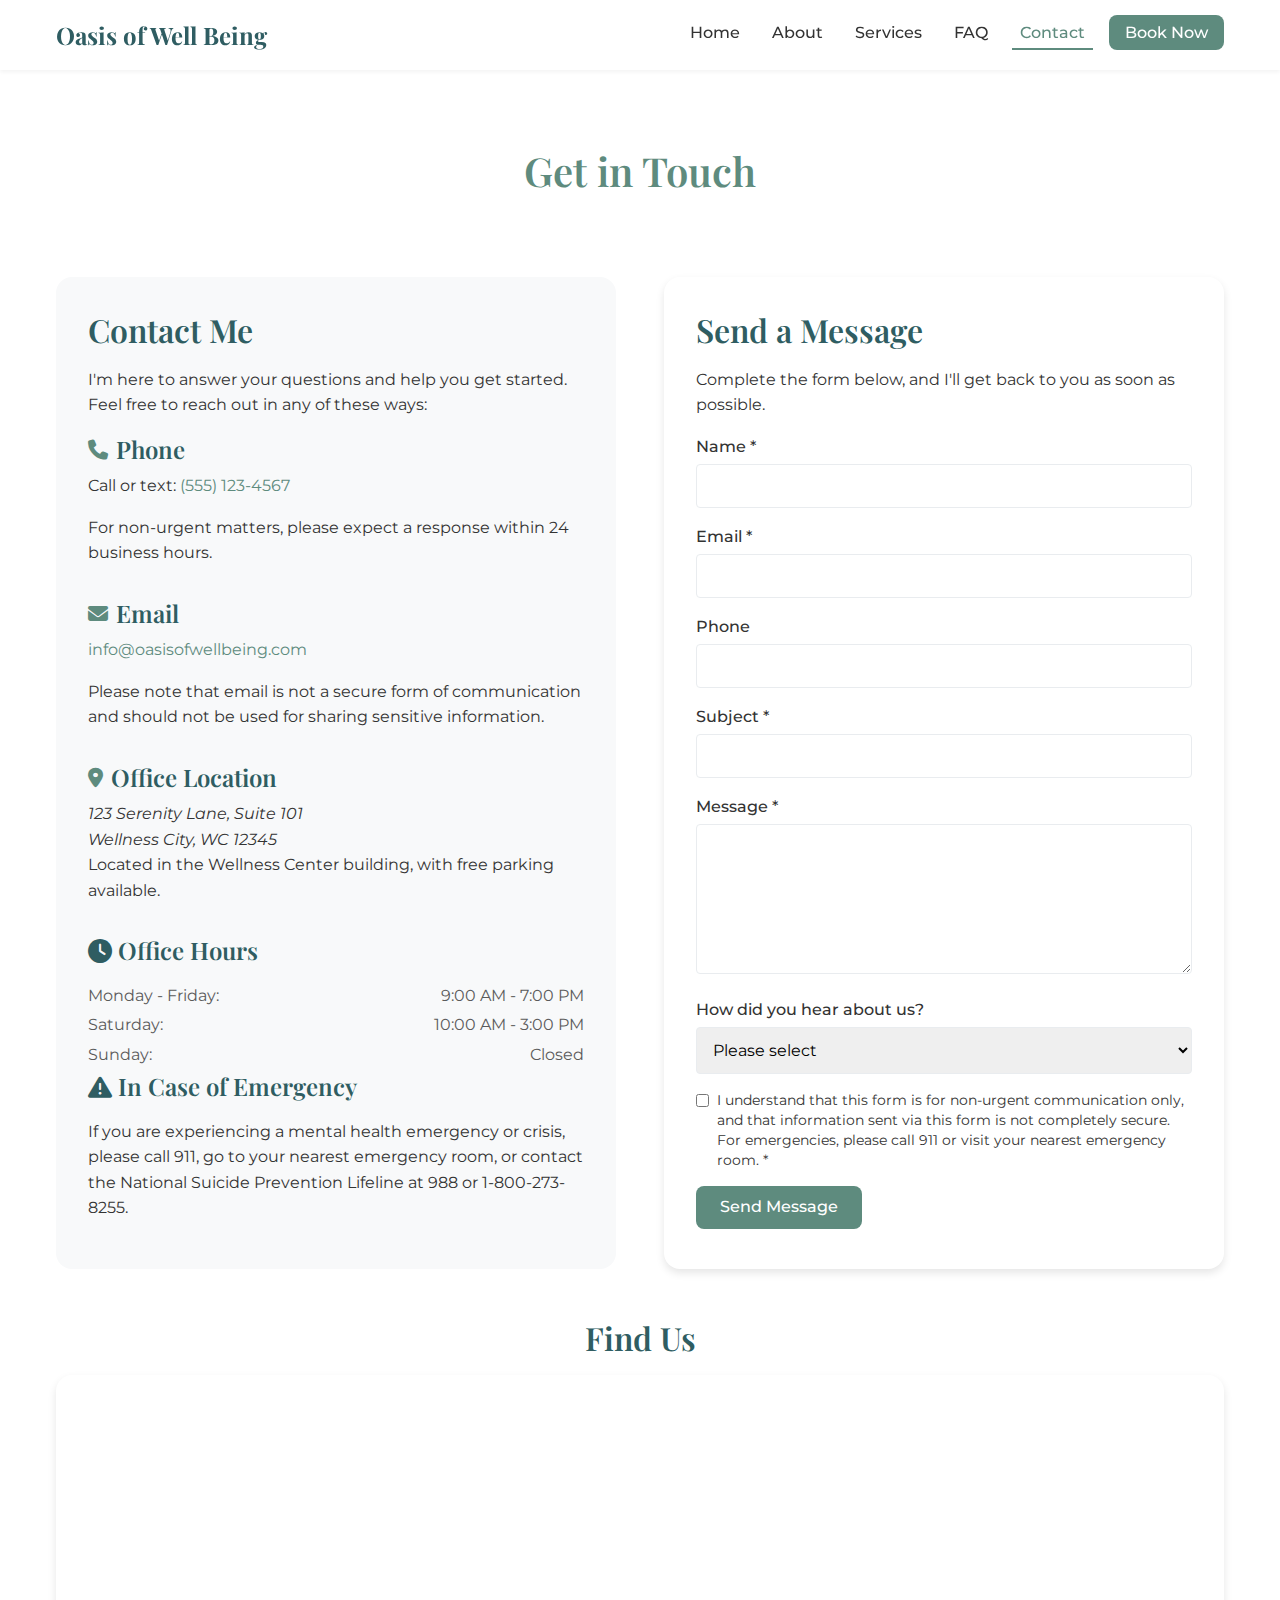
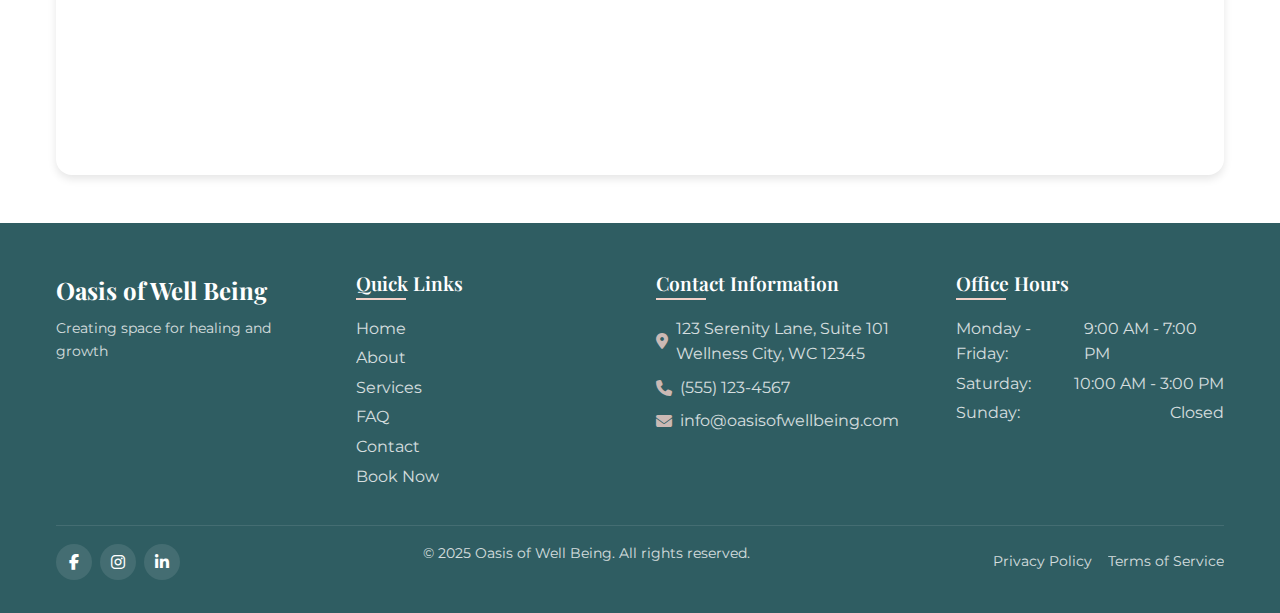
<file: contact.html>
<!DOCTYPE html>
<html lang="en">
<head>
    <meta charset="UTF-8">
    <meta name="viewport" content="width=device-width, initial-scale=1.0">
    <title>Contact - Oasis of Well Being</title>
    <meta name="description" content="Get in touch with our licensed therapist to schedule an appointment or ask questions about our services.">
    <link rel="stylesheet" href="css/normalize.css">
    <link rel="stylesheet" href="css/style.css">
    <link rel="stylesheet" href="https://cdnjs.cloudflare.com/ajax/libs/font-awesome/6.4.0/css/all.min.css">
    <link rel="preconnect" href="https://fonts.googleapis.com">
    <link rel="preconnect" href="https://fonts.gstatic.com" crossorigin>
    <link href="https://fonts.googleapis.com/css2?family=Montserrat:wght@300;400;500;600;700&family=Playfair+Display:wght@400;500;600;700&display=swap" rel="stylesheet">
    <link rel="shortcut icon" href="favicon.ico" type="image/x-icon">
    <style>
        /* Additional styles specific to Contact page */

        
        .contact-section {
            padding: var(--spacing-xl) 0;
        }
        
        .contact-container {
            display: grid;
            grid-template-columns: 1fr 1fr;
            gap: var(--spacing-xl);
        }
        
        .contact-info {
            background-color: var(--bg-light);
            padding: var(--spacing-lg);
            border-radius: var(--border-radius-lg);
        }
        
        .contact-method {
            margin-bottom: var(--spacing-lg);
        }
        
        .contact-method h3 {
            display: flex;
            align-items: center;
            margin-bottom: var(--spacing-sm);
        }
        
        .contact-method i {
            margin-right: var(--spacing-sm);
            color: var(--primary-color);
            font-size: 1.25rem;
        }
        
        .office-hours {
            margin-top: var(--spacing-lg);
        }
        
        .hours-list {
            list-style: none;
            padding: 0;
        }
        
        .hours-list li {
            display: flex;
            justify-content: space-between;
            margin-bottom: var(--spacing-xs);
        }
        
        .contact-form {
            background-color: white;
            padding: var(--spacing-lg);
            border-radius: var(--border-radius-lg);
            box-shadow: var(--shadow-md);
        }
        
        .form-group {
            margin-bottom: var(--spacing-md);
        }
        
        .form-group label {
            display: block;
            margin-bottom: var(--spacing-xs);
            font-weight: 500;
        }
        
        .form-control {
            width: 100%;
            padding: 0.75rem;
            border: 1px solid var(--bg-dark);
            border-radius: var(--border-radius-sm);
            font-family: var(--body-font);
            transition: border-color var(--transition-fast);
        }
        
        .form-control:focus {
            outline: none;
            border-color: var(--primary-color);
        }
        
        textarea.form-control {
            min-height: 150px;
            resize: vertical;
        }
        
        .form-check {
            display: flex;
            align-items: flex-start;
            margin-bottom: var(--spacing-md);
        }
        
        .form-check input {
            margin-top: 0.25rem;
            margin-right: var(--spacing-sm);
        }
        
        .form-check label {
            font-size: 0.9rem;
            line-height: 1.4;
        }
        
        .error {
            border-color: var(--error) !important;
        }
        
        .error-message {
            color: var(--error);
            font-size: 0.85rem;
            margin-top: 0.25rem;
        }
        
        .success-message {
            background-color: rgba(76, 175, 80, 0.1);
            color: var(--success);
            padding: var(--spacing-md);
            border-radius: var(--border-radius-md);
            margin-bottom: var(--spacing-md);
            display: none;
        }
        
        .map-section {
            padding-top: 0;
        }
        
        .map-container {
            height: 400px;
            border-radius: var(--border-radius-lg);
            overflow: hidden;
            box-shadow: var(--shadow-md);
        }
        
        .map-container iframe {
            width: 100%;
            height: 100%;
            border: 0;
        }
        
        @media (max-width: 768px) {
            .contact-container {
                grid-template-columns: 1fr;
                gap: var(--spacing-lg);
            }
        }
    </style>
</head>
<body>
    <header class="header">
        <div class="container">
            <div class="logo">
                <a href="index.html">Oasis of Well Being</a>
            </div>
            <nav class="main-nav">
                <button class="menu-toggle" aria-label="Toggle menu">
                    <span class="hamburger"></span>
                </button>
                <ul class="nav-list">
                    <li class="nav-item"><a href="index.html" class="nav-link">Home</a></li>
                    <li class="nav-item"><a href="about.html" class="nav-link">About</a></li>
                    <li class="nav-item"><a href="services.html" class="nav-link">Services</a></li>
                    <li class="nav-item"><a href="faq.html" class="nav-link">FAQ</a></li>
                    <li class="nav-item"><a href="contact.html" class="nav-link active">Contact</a></li>
                    <li class="nav-item"><a href="booking.html" class="nav-link book-now">Book Now</a></li>
                </ul>
            </nav>
        </div>
    </header>

    <main>
        <section class="page-header">
            <div class="container">
                <h1>Get in Touch</h1>
            </div>
        </section>

        <section class="contact-section">
            <div class="container">
                <div class="contact-container">
                    <div class="contact-info">
                        <h2>Contact Me</h2>
                        <p>I'm here to answer your questions and help you get started. Feel free to reach out in any of these ways:</p>
                        
                        <div class="contact-method">
                            <h3><i class="fas fa-phone"></i> Phone</h3>
                            <p>Call or text: <a href="tel:+15551234567">(555) 123-4567</a></p>
                            <p class="text-light">For non-urgent matters, please expect a response within 24 business hours.</p>
                        </div>
                        
                        <div class="contact-method">
                            <h3><i class="fas fa-envelope"></i> Email</h3>
                            <p><a href="mailto:info@oasisofwellbeing.com">info@oasisofwellbeing.com</a></p>
                            <p class="text-light">Please note that email is not a secure form of communication and should not be used for sharing sensitive information.</p>
                        </div>
                        
                        <div class="contact-method">
                            <h3><i class="fas fa-map-marker-alt"></i> Office Location</h3>
                            <address>
                                123 Serenity Lane, Suite 101<br>
                                Wellness City, WC 12345
                            </address>
                            <p class="text-light">Located in the Wellness Center building, with free parking available.</p>
                        </div>
                        
                        <div class="office-hours">
                            <h3><i class="fas fa-clock"></i> Office Hours</h3>
                            <ul class="hours-list">
                                <li><span>Monday - Friday:</span> <span>9:00 AM - 7:00 PM</span></li>
                                <li><span>Saturday:</span> <span>10:00 AM - 3:00 PM</span></li>
                                <li><span>Sunday:</span> <span>Closed</span></li>
                            </ul>
                        </div>
                        
                        <div class="emergency-notice">
                            <h3><i class="fas fa-exclamation-triangle"></i> In Case of Emergency</h3>
                            <p>If you are experiencing a mental health emergency or crisis, please call 911, go to your nearest emergency room, or contact the National Suicide Prevention Lifeline at 988 or 1-800-273-8255.</p>
                        </div>
                    </div>
                    
                    <div class="contact-form">
                        <h2>Send a Message</h2>
                        <p>Complete the form below, and I'll get back to you as soon as possible.</p>
                        
                        <div class="success-message" id="contact-success">
                            <p><strong>Thank you for reaching out!</strong> Your message has been received, and I'll respond within 24 business hours.</p>
                        </div>
                        
                        <form id="contact-form">
                            <div class="form-group">
                                <label for="name">Name *</label>
                                <input type="text" id="name" name="name" class="form-control" required>
                            </div>
                            
                            <div class="form-group">
                                <label for="email">Email *</label>
                                <input type="email" id="email" name="email" class="form-control" required>
                            </div>
                            
                            <div class="form-group">
                                <label for="phone">Phone</label>
                                <input type="tel" id="phone" name="phone" class="form-control">
                            </div>
                            
                            <div class="form-group">
                                <label for="subject">Subject *</label>
                                <input type="text" id="subject" name="subject" class="form-control" required>
                            </div>
                            
                            <div class="form-group">
                                <label for="message">Message *</label>
                                <textarea id="message" name="message" class="form-control" required></textarea>
                            </div>
                            
                            <div class="form-group">
                                <label>How did you hear about us?</label>
                                <select name="referral_source" class="form-control">
                                    <option value="">Please select</option>
                                    <option value="search">Search Engine</option>
                                    <option value="social">Social Media</option>
                                    <option value="friend">Friend or Family</option>
                                    <option value="professional">Professional Referral</option>
                                    <option value="other">Other</option>
                                </select>
                            </div>
                            
                            <div class="form-check">
                                <input type="checkbox" id="consent" name="consent" required>
                                <label for="consent">I understand that this form is for non-urgent communication only, and that information sent via this form is not completely secure. For emergencies, please call 911 or visit your nearest emergency room. *</label>
                            </div>
                            
                            <button type="submit" class="btn btn-primary">Send Message</button>
                        </form>
                    </div>
                </div>
            </div>
        </section>

        <section class="map-section contact-section">
            <div class="container">
                <h2 class="text-center">Find Us</h2>
                <div class="map-container">
                    <iframe src="https://www.google.com/maps/embed?pb=!1m18!1m12!1m3!1d3024.2219901290355!2d-74.00369368400567!3d40.71312937933185!2m3!1f0!2f0!3f0!3m2!1i1024!2i768!4f13.1!3m3!1m2!1s0x0%3A0x0!2zNDDCsDQyJzQ3LjMiTiA3NMKwMDAnMTIuOSJX!5e0!3m2!1sen!2sus!4v1620160263469!5m2!1sen!2sus" allowfullscreen="" loading="lazy"></iframe>
                </div>
            </div>
        </section>
    </main>

    <footer class="footer">
        <div class="container">
            <div class="footer-content">
                <div class="footer-logo">
                    <a href="index.html">Oasis of Well Being</a>
                    <p>Creating space for healing and growth</p>
                </div>
                <div class="footer-links">
                    <h3>Quick Links</h3>
                    <ul>
                        <li><a href="index.html">Home</a></li>
                        <li><a href="about.html">About</a></li>
                        <li><a href="services.html">Services</a></li>
                        <li><a href="faq.html">FAQ</a></li>
                        <li><a href="contact.html">Contact</a></li>
                        <li><a href="booking.html">Book Now</a></li>
                    </ul>
                </div>
                <div class="footer-contact">
                    <h3>Contact Information</h3>
                    <address>
                        <p><i class="fas fa-map-marker-alt"></i> 123 Serenity Lane, Suite 101<br>Wellness City, WC 12345</p>
                        <p><i class="fas fa-phone"></i> <a href="tel:+15551234567">(555) 123-4567</a></p>
                        <p><i class="fas fa-envelope"></i> <a href="mailto:info@oasisofwellbeing.com">info@oasisofwellbeing.com</a></p>
                    </address>
                </div>
                <div class="footer-hours">
                    <h3>Office Hours</h3>
                    <ul class="hours-list">
                        <li><span>Monday - Friday:</span> 9:00 AM - 7:00 PM</li>
                        <li><span>Saturday:</span> 10:00 AM - 3:00 PM</li>
                        <li><span>Sunday:</span> Closed</li>
                    </ul>
                </div>
            </div>
            <div class="footer-bottom">
                <div class="social-links">
                    <a href="#" aria-label="Facebook"><i class="fab fa-facebook-f"></i></a>
                    <a href="#" aria-label="Instagram"><i class="fab fa-instagram"></i></a>
                    <a href="#" aria-label="LinkedIn"><i class="fab fa-linkedin-in"></i></a>
                </div>
                <div class="copyright">
                    <p>&copy; 2025 Oasis of Well Being. All rights reserved.</p>
                </div>
                <div class="footer-legal">
                    <a href="#">Privacy Policy</a>
                    <a href="#">Terms of Service</a>
                </div>
            </div>
        </div>
    </footer>

    <script src="js/main.js"></script>
    <script>
        document.addEventListener('DOMContentLoaded', function() {
            // Contact form validation and submission
            const contactForm = document.getElementById('contact-form');
            const successMessage = document.getElementById('contact-success');
            
            if (contactForm) {
                contactForm.addEventListener('submit', function(e) {
                    e.preventDefault();
                    
                    // Basic validation
                    let valid = true;
                    const requiredFields = contactForm.querySelectorAll('[required]');
                    
                    requiredFields.forEach(field => {
                        if (!field.value.trim()) {
                            valid = false;
                            field.classList.add('error');
                            
                            // Create or update error message
                            let errorMessage = field.nextElementSibling;
                            if (!errorMessage || !errorMessage.classList.contains('error-message')) {
                                errorMessage = document.createElement('div');
                                errorMessage.classList.add('error-message');
                                field.parentNode.insertBefore(errorMessage, field.nextSibling);
                            }
                            errorMessage.textContent = 'This field is required';
                        } else {
                            field.classList.remove('error');
                            const errorMessage = field.nextElementSibling;
                            if (errorMessage && errorMessage.classList.contains('error-message')) {
                                errorMessage.remove();
                            }
                        }
                    });
                    
                    // Email validation
                    const emailField = contactForm.querySelector('#email');
                    if (emailField && emailField.value.trim()) {
                        const emailPattern = /^[^\s@]+@[^\s@]+\.[^\s@]+$/;
                        if (!emailPattern.test(emailField.value.trim())) {
                            valid = false;
                            emailField.classList.add('error');
                            
                            let errorMessage = emailField.nextElementSibling;
                            if (!errorMessage || !errorMessage.classList.contains('error-message')) {
                                errorMessage = document.createElement('div');
                                errorMessage.classList.add('error-message');
                                emailField.parentNode.insertBefore(errorMessage, emailField.nextSibling);
                            }
                            errorMessage.textContent = 'Please enter a valid email address';
                        }
                    }
                    
                    // Phone validation (if provided)
                    const phoneField = contactForm.querySelector('#phone');
                    if (phoneField && phoneField.value.trim()) {
                        const phonePattern = /^[\d\s\-\+\(\)]{10,15}$/;
                        if (!phonePattern.test(phoneField.value.trim())) {
                            valid = false;
                            phoneField.classList.add('error');
                            
                            let errorMessage = phoneField.nextElementSibling;
                            if (!errorMessage || !errorMessage.classList.contains('error-message')) {
                                errorMessage = document.createElement('div');
                                errorMessage.classList.add('error-message');
                                phoneField.parentNode.insertBefore(errorMessage, phoneField.nextSibling);
                            }
                            errorMessage.textContent = 'Please enter a valid phone number';
                        }
                    }
                    
                    if (valid) {
                        // Simulate form submission (in a real application, this would be an API call)
                        const formData = new FormData(contactForm);
                        const contactData = {};
                        
                        for (const [key, value] of formData.entries()) {
                            contactData[key] = value;
                        }
                        
                        // Show success message
                        contactForm.reset();
                        successMessage.style.display = 'block';
                        
                        // Scroll to success message
                        successMessage.scrollIntoView({ behavior: 'smooth' });
                        
                        // In a real application, you would send the data to a server
                        console.log('Contact form data:', contactData);
                    }
                });
            }
        });
    </script>
</body>
</html>
</file>
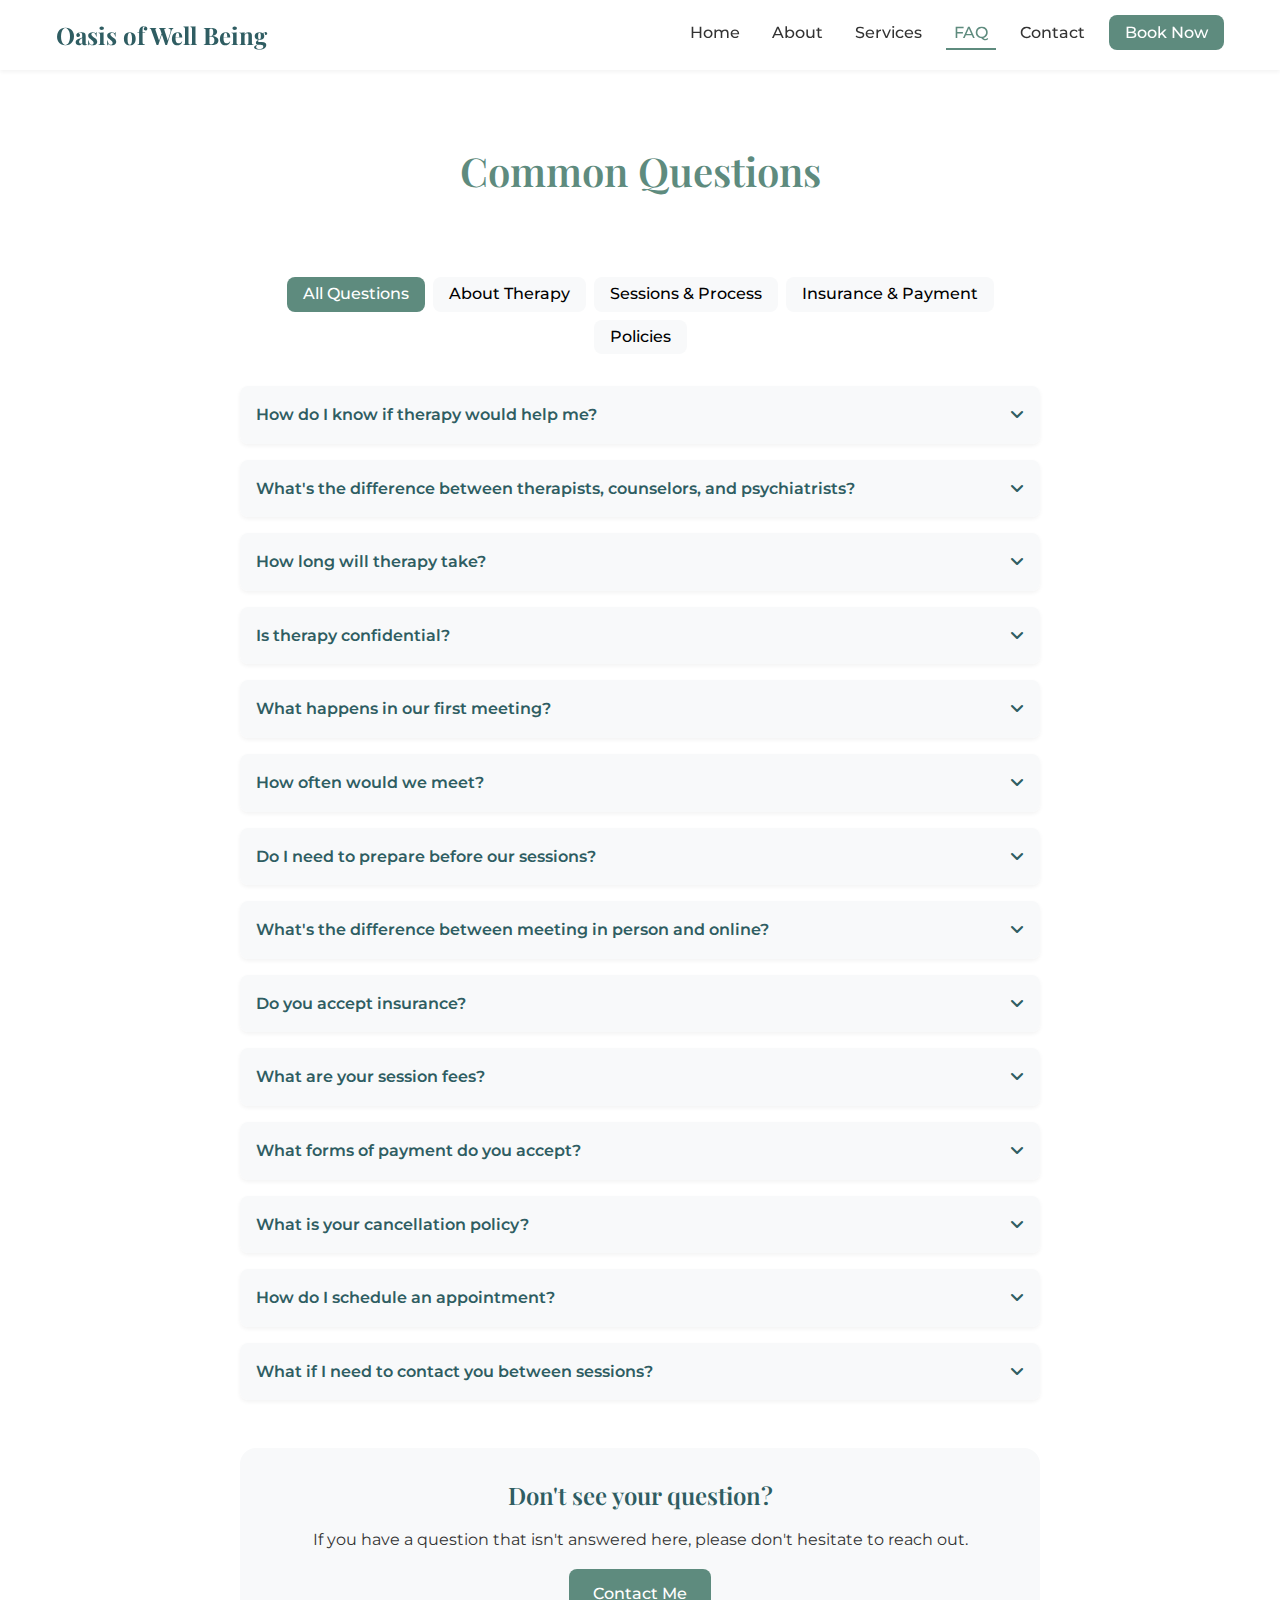
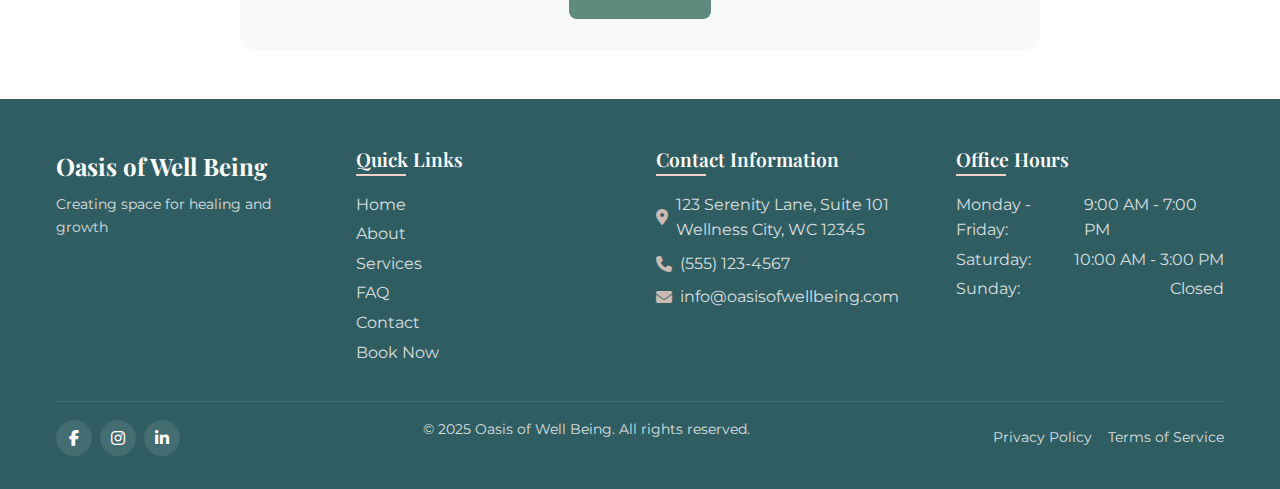
<file: faq.html>
<!DOCTYPE html>
<html lang="en">
<head>
    <meta charset="UTF-8">
    <meta name="viewport" content="width=device-width, initial-scale=1.0">
    <title>FAQ - Oasis of Well Being</title>
    <meta name="description" content="Find answers to frequently asked questions about therapy services, insurance, confidentiality, and what to expect in your sessions.">
    <link rel="stylesheet" href="css/normalize.css">
    <link rel="stylesheet" href="css/style.css">
    <link rel="stylesheet" href="https://cdnjs.cloudflare.com/ajax/libs/font-awesome/6.4.0/css/all.min.css">
    <link rel="preconnect" href="https://fonts.googleapis.com">
    <link rel="preconnect" href="https://fonts.gstatic.com" crossorigin>
    <link href="https://fonts.googleapis.com/css2?family=Montserrat:wght@300;400;500;600;700&family=Playfair+Display:wght@400;500;600;700&display=swap" rel="stylesheet">
    <link rel="shortcut icon" href="favicon.ico" type="image/x-icon">
    <style>
        /* Additional styles specific to FAQ page */

        
        .faq-section {
            padding: var(--spacing-xl) 0;
        }
        
        .faq-container {
            max-width: 800px;
            margin: 0 auto;
        }
        
        .faq-categories {
            display: flex;
            justify-content: center;
            flex-wrap: wrap;
            gap: var(--spacing-sm);
            margin-bottom: var(--spacing-lg);
        }
        
        .category-btn {
            background-color: var(--bg-light);
            border: none;
            padding: 0.5rem 1rem;
            border-radius: var(--border-radius-md);
            cursor: pointer;
            transition: all var(--transition-normal);
            font-weight: 500;
        }
        
        .category-btn:hover, .category-btn.active {
            background-color: var(--primary-color);
            color: white;
        }
        
        .faq-item {
            margin-bottom: var(--spacing-md);
            border-radius: var(--border-radius-md);
            overflow: hidden;
            box-shadow: var(--shadow-sm);
            transition: box-shadow var(--transition-normal);
        }
        
        .faq-item:hover {
            box-shadow: var(--shadow-md);
        }
        
        .faq-question {
            background-color: var(--bg-light);
            padding: var(--spacing-md);
            cursor: pointer;
            display: flex;
            justify-content: space-between;
            align-items: center;
            font-weight: 600;
            color: var(--primary-dark);
        }
        
        .faq-question::after {
            content: '\f107'; /* Down arrow */
            font-family: 'Font Awesome 5 Free';
            font-weight: 900;
            transition: transform var(--transition-normal);
        }
        
        .faq-item.active .faq-question::after {
            transform: rotate(180deg);
        }
        
        .faq-answer {
            background-color: white;
            padding: 0;
            max-height: 0;
            overflow: hidden;
            transition: all var(--transition-normal);
        }
        
        .faq-item.active .faq-answer {
            padding: var(--spacing-md);
            max-height: 1000px;
        }
        
        .faq-answer p:last-child {
            margin-bottom: 0;
        }
        
        .not-finding {
            text-align: center;
            margin-top: var(--spacing-xl);
            padding: var(--spacing-lg);
            background-color: var(--bg-light);
            border-radius: var(--border-radius-lg);
        }
    </style>
</head>
<body>
    <header class="header">
        <div class="container">
            <div class="logo">
                <a href="index.html">Oasis of Well Being</a>
            </div>
            <nav class="main-nav">
                <button class="menu-toggle" aria-label="Toggle menu">
                    <span class="hamburger"></span>
                </button>
                <ul class="nav-list">
                    <li class="nav-item"><a href="index.html" class="nav-link">Home</a></li>
                    <li class="nav-item"><a href="about.html" class="nav-link">About</a></li>
                    <li class="nav-item"><a href="services.html" class="nav-link">Services</a></li>
                    <li class="nav-item"><a href="faq.html" class="nav-link active">FAQ</a></li>
                    <li class="nav-item"><a href="contact.html" class="nav-link">Contact</a></li>
                    <li class="nav-item"><a href="booking.html" class="nav-link book-now">Book Now</a></li>
                </ul>
            </nav>
        </div>
    </header>

    <main>
        <section class="page-header">
            <div class="container">
                <h1>Common Questions</h1>
            </div>
        </section>

        <section class="faq-section">
            <div class="container">
                <div class="faq-container">
                    <div class="faq-categories">
                        <button class="category-btn active" data-category="all">All Questions</button>
                        <button class="category-btn" data-category="therapy">About Therapy</button>
                        <button class="category-btn" data-category="sessions">Sessions & Process</button>
                        <button class="category-btn" data-category="payment">Insurance & Payment</button>
                        <button class="category-btn" data-category="policies">Policies</button>
                    </div>
                    
                    <div class="faq-list">
                        <!-- About Therapy -->
                        <div class="faq-item" data-category="therapy">
                            <div class="faq-question">How do I know if therapy would help me?</div>
                            <div class="faq-answer">
                                <p>If you're feeling stressed, sad, or need support with challenges, talking can help. Schedule a first chat to see if it's right for you.</p>
                            </div>
                        </div>
                        
                        <div class="faq-item" data-category="therapy">
                            <div class="faq-question">What's the difference between therapists, counselors, and psychiatrists?</div>
                            <div class="faq-answer">
                                <ul>
                                    <li><strong>Therapist:</strong> Helps with emotional and mental health</li>
                                    <li><strong>Counselor:</strong> Focuses on specific life challenges</li>
                                    <li><strong>Psychiatrist:</strong> Doctor who can prescribe medication</li>
                                </ul>
                            </div>
                        </div>
                        
                        <div class="faq-item" data-category="therapy">
                            <div class="faq-question">How long will therapy take?</div>
                            <div class="faq-answer">
                                <p>Specific problems may need 6-8 sessions. Ongoing challenges might take longer. We'll check in regularly and you decide when you're ready to stop.</p>
                            </div>
                        </div>
                        
                        <div class="faq-item" data-category="therapy">
                            <div class="faq-question">Is therapy confidential?</div>
                            <div class="faq-answer">
                                <p>Yes, with limited exceptions:</p>
                                <ul>
                                    <li>Risk of harm to self or others</li>
                                    <li>Child or vulnerable adult abuse</li>
                                    <li>Court orders</li>
                                </ul>
                            </div>
                        </div>
                        
                        <!-- Sessions & Process -->
                        <div class="faq-item" data-category="sessions">
                            <div class="faq-question">What happens in our first meeting?</div>
                            <div class="faq-answer">
                                <p>Our first meeting is mostly about getting to know each other. We'll talk about:</p>
                                <ul>
                                    <li>What's bringing you in and how I might help</li>
                                    <li>A bit about your life and background</li>
                                    <li>How I work and what to expect</li>
                                    <li>Practical stuff like scheduling and payment</li>
                                </ul>
                                <p>This first chat helps us see if we're a good match to work together. You can ask me any questions you have about how things work.</p>
                            </div>
                        </div>
                        
                        <div class="faq-item" data-category="sessions">
                            <div class="faq-question">How often would we meet?</div>
                            <div class="faq-answer">
                                <p>Most people start with once a week, which gives us regular time to talk and work on things. As you start feeling better, we might space things out to every other week or once a month.</p>
                                <p>We can figure out what works best for your schedule and needs when we first meet, and we can always change it if needed.</p>
                            </div>
                        </div>
                        
                        <div class="faq-item" data-category="sessions">
                            <div class="faq-question">Do I need to prepare before our sessions?</div>
                            <div class="faq-answer">
                                <p>You don't need to do anything special to prepare. Some people find it helpful to:</p>
                                <ul>
                                    <li>Think about what they'd like to talk about that day</li>
                                    <li>Notice any important things that happened since last time</li>
                                    <li>Arrive a few minutes early to settle in</li>
                                </ul>
                                <p>But really, just come as you are. There's no right or wrong way to do this.</p>
                            </div>
                        </div>
                        
                        <div class="faq-item" data-category="sessions">
                            <div class="faq-question">What's the difference between meeting in person and online?</div>
                            <div class="faq-answer">
                                <p>Both ways work well, but they're a bit different:</p>
                                <p><strong>Meeting in my office:</strong></p>
                                <ul>
                                    <li>We get to talk face-to-face</li>
                                    <li>You have a special place just for our conversations</li>
                                    <li>Some people find it easier to focus</li>
                                </ul>
                                <p><strong>Meeting online:</strong></p>
                                <ul>
                                    <li>No travel time - talk from wherever you are</li>
                                    <li>You can be in your own comfortable space</li>
                                    <li>Some people find it easier to open up</li>
                                    <li>We use a secure video system to protect your privacy</li>
                                </ul>
                                <p>Both ways can be helpful - it's really about what works best for you.</p>
                            </div>
                        </div>
                        
                        <!-- Insurance & Payment -->
                        <div class="faq-item" data-category="payment">
                            <div class="faq-question">Do you accept insurance?</div>
                            <div class="faq-answer">
                                <p>Yes, I am an in-network provider with several insurance plans, including:</p>
                                <ul>
                                    <li>Blue Cross Blue Shield</li>
                                    <li>Aetna</li>
                                    <li>Cigna</li>
                                    <li>United Healthcare</li>
                                    <li>Medicare</li>
                                </ul>
                                <p>For other insurance providers, I can provide a superbill that you can submit to your insurance for potential out-of-network reimbursement. I recommend contacting your insurance company directly to verify your mental health benefits, including coverage for outpatient psychotherapy.</p>
                            </div>
                        </div>
                        
                        <div class="faq-item" data-category="payment">
                            <div class="faq-question">What are your session fees?</div>
                            <div class="faq-answer">
                                <p>My standard fees are:</p>
                                <ul>
                                    <li>Initial Consultation (60 minutes): $175</li>
                                    <li>Individual Therapy (50 minutes): $150</li>
                                    <li>Couples Therapy (80 minutes): $190</li>
                                    <li>EMDR Therapy (80 minutes): $180</li>
                                    <li>Group Therapy (90 minutes): $60 per person</li>
                                </ul>
                                <p>I offer a limited number of sliding scale spots for clients experiencing financial hardship. Please inquire about availability during our initial contact.</p>
                            </div>
                        </div>
                        
                        <div class="faq-item" data-category="payment">
                            <div class="faq-question">What forms of payment do you accept?</div>
                            <div class="faq-answer">
                                <p>I accept the following payment methods:</p>
                                <ul>
                                    <li>Credit/Debit Cards</li>
                                    <li>Health Savings Accounts (HSA)</li>
                                    <li>Flexible Spending Accounts (FSA)</li>
                                    <li>PayPal</li>
                                    <li>Venmo</li>
                                </ul>
                                <p>Payment is due at the time of service. For clients using insurance, copayments or coinsurance are collected at each session.</p>
                            </div>
                        </div>
                        
                        <!-- Policies -->
                        <div class="faq-item" data-category="policies">
                            <div class="faq-question">What is your cancellation policy?</div>
                            <div class="faq-answer">
                                <p>I require 24 hours' notice for cancellations or rescheduling. Sessions cancelled with less than 24 hours' notice will be charged the full session fee, except in cases of emergency or illness.</p>
                                <p>This policy is in place because your appointment time is reserved exclusively for you. With adequate notice, I can often offer that time to another client who may be waiting for an appointment.</p>
                                <p>Please note that insurance companies typically do not reimburse for missed sessions, so you would be responsible for the full fee.</p>
                            </div>
                        </div>
                        
                        <div class="faq-item" data-category="policies">
                            <div class="faq-question">How do I schedule an appointment?</div>
                            <div class="faq-answer">
                                <p>You can schedule an appointment in several ways:</p>
                                <ul>
                                    <li>Use the online booking system on this website</li>
                                    <li>Call the office at (555) 123-4567</li>
                                    <li>Email info@oasisofwellbeing.com</li>
                                    <li>Complete the contact form on the Contact page</li>
                                </ul>
                                <p>For new clients, I'll conduct a brief phone consultation (10-15 minutes) before scheduling your first appointment to ensure my services align with your needs.</p>
                            </div>
                        </div>
                        
                        <div class="faq-item" data-category="policies">
                            <div class="faq-question">What if I need to contact you between sessions?</div>
                            <div class="faq-answer">
                                <p>You can reach me by phone or email for brief communications between sessions, such as scheduling changes or quick updates. I typically respond within 24 business hours.</p>
                                <p>Please note that email and text messages are not completely secure forms of communication, so I recommend limiting the sensitive information shared through these channels.</p>
                                <p>If you're experiencing a crisis or emergency, please call 911, go to your nearest emergency room, or contact the National Suicide Prevention Lifeline at 988 or 1-800-273-8255.</p>
                            </div>
                        </div>
                    </div>
                    
                    <div class="not-finding">
                        <h3>Don't see your question?</h3>
                        <p>If you have a question that isn't answered here, please don't hesitate to reach out.</p>
                        <a href="contact.html" class="btn btn-primary">Contact Me</a>
                    </div>
                </div>
            </div>
        </section>
    </main>

    <footer class="footer">
        <div class="container">
            <div class="footer-content">
                <div class="footer-logo">
                    <a href="index.html">Oasis of Well Being</a>
                    <p>Creating space for healing and growth</p>
                </div>
                <div class="footer-links">
                    <h3>Quick Links</h3>
                    <ul>
                        <li><a href="index.html">Home</a></li>
                        <li><a href="about.html">About</a></li>
                        <li><a href="services.html">Services</a></li>
                        <li><a href="faq.html">FAQ</a></li>
                        <li><a href="contact.html">Contact</a></li>
                        <li><a href="booking.html">Book Now</a></li>
                    </ul>
                </div>
                <div class="footer-contact">
                    <h3>Contact Information</h3>
                    <address>
                        <p><i class="fas fa-map-marker-alt"></i> 123 Serenity Lane, Suite 101<br>Wellness City, WC 12345</p>
                        <p><i class="fas fa-phone"></i> <a href="tel:+15551234567">(555) 123-4567</a></p>
                        <p><i class="fas fa-envelope"></i> <a href="mailto:info@oasisofwellbeing.com">info@oasisofwellbeing.com</a></p>
                    </address>
                </div>
                <div class="footer-hours">
                    <h3>Office Hours</h3>
                    <ul class="hours-list">
                        <li><span>Monday - Friday:</span> 9:00 AM - 7:00 PM</li>
                        <li><span>Saturday:</span> 10:00 AM - 3:00 PM</li>
                        <li><span>Sunday:</span> Closed</li>
                    </ul>
                </div>
            </div>
            <div class="footer-bottom">
                <div class="social-links">
                    <a href="#" aria-label="Facebook"><i class="fab fa-facebook-f"></i></a>
                    <a href="#" aria-label="Instagram"><i class="fab fa-instagram"></i></a>
                    <a href="#" aria-label="LinkedIn"><i class="fab fa-linkedin-in"></i></a>
                </div>
                <div class="copyright">
                    <p>&copy; 2025 Oasis of Well Being. All rights reserved.</p>
                </div>
                <div class="footer-legal">
                    <a href="#">Privacy Policy</a>
                    <a href="#">Terms of Service</a>
                </div>
            </div>
        </div>
    </footer>

    <script src="js/main.js"></script>
    <script>
        document.addEventListener('DOMContentLoaded', function() {
            // FAQ accordion functionality
            const faqQuestions = document.querySelectorAll('.faq-question');
            
            faqQuestions.forEach(question => {
                question.addEventListener('click', () => {
                    const faqItem = question.parentElement;
                    faqItem.classList.toggle('active');
                });
            });
            
            // FAQ category filtering
            const categoryButtons = document.querySelectorAll('.category-btn');
            const faqItems = document.querySelectorAll('.faq-item');
            
            categoryButtons.forEach(button => {
                button.addEventListener('click', () => {
                    // Remove active class from all buttons
                    categoryButtons.forEach(btn => btn.classList.remove('active'));
                    
                    // Add active class to clicked button
                    button.classList.add('active');
                    
                    const category = button.dataset.category;
                    
                    // Show/hide FAQ items based on category
                    faqItems.forEach(item => {
                        if (category === 'all' || item.dataset.category === category) {
                            item.style.display = 'block';
                        } else {
                            item.style.display = 'none';
                        }
                    });
                });
            });
        });
    </script>
</body>
</html>
</file>
<file: css/style.css>
/* ===== VARIABLES ===== */
:root {
    /* Color Palette */
    --primary-color: #5e8b7e; /* Soothing sage green */
    --primary-light: #a7c4bc; /* Lighter sage */
    --primary-dark: #2f5d62; /* Darker sage */
    --secondary-color: #dfb6b2; /* Soft terracotta */
    --accent-color: #f2d1c9; /* Light peach */
    --text-color: #333333; /* Dark gray for text */
    --text-light: #666666; /* Lighter gray for secondary text */
    --bg-color: #ffffff; /* White background */
    --bg-light: #f8f9fa; /* Light gray background */
    --bg-dark: #e9ecef; /* Darker gray background */
    --success: #4caf50; /* Green for success messages */
    --warning: #ff9800; /* Orange for warnings */
    --error: #f44336; /* Red for errors */
    
    /* Typography */
    --heading-font: 'Playfair Display', serif;
    --body-font: 'Montserrat', sans-serif;
    
    /* Spacing */
    --spacing-xs: 0.25rem;
    --spacing-sm: 0.5rem;
    --spacing-md: 1rem;
    --spacing-lg: 2rem;
    --spacing-xl: 3rem;
    --spacing-xxl: 5rem;
    
    /* Border Radius */
    --border-radius-sm: 4px;
    --border-radius-md: 8px;
    --border-radius-lg: 16px;
    --border-radius-xl: 24px;
    
    /* Box Shadow */
    --shadow-sm: 0 2px 4px rgba(0, 0, 0, 0.05);
    --shadow-md: 0 4px 8px rgba(0, 0, 0, 0.1);
    --shadow-lg: 0 8px 16px rgba(0, 0, 0, 0.1);
    
    /* Transitions */
    --transition-fast: 0.2s ease;
    --transition-normal: 0.3s ease;
    --transition-slow: 0.5s ease;
    
    /* Container Width */
    --container-width: 1200px;
}

/* ===== BASE STYLES ===== */
* {
    box-sizing: border-box;
    margin: 0;
    padding: 0;
}

html {
    font-size: 16px;
    scroll-behavior: smooth;
}

body {
    font-family: var(--body-font);
    color: var(--text-color);
    line-height: 1.6;
    background-color: var(--bg-color);
}

h1, h2, h3, h4, h5, h6 {
    font-family: var(--heading-font);
    font-weight: 600;
    line-height: 1.3;
    margin-bottom: var(--spacing-md);
    color: var(--primary-dark);
}

h1 {
    font-size: 2.5rem;
}

h2 {
    font-size: 2rem;
}

h3 {
    font-size: 1.5rem;
}

p {
    margin-bottom: var(--spacing-md);
}

a {
    color: var(--primary-color);
    text-decoration: none;
    transition: color var(--transition-fast);
}

a:hover {
    color: var(--primary-dark);
}

img {
    max-width: 100%;
    height: auto;
    display: block;
}

ul, ol {
    margin-bottom: var(--spacing-md);
    padding-left: var(--spacing-lg);
}

li {
    margin-bottom: var(--spacing-xs);
}

button {
    cursor: pointer;
    font-family: var(--body-font);
}

/* ===== UTILITY CLASSES ===== */
.container {
    width: 100%;
    max-width: var(--container-width);
    margin: 0 auto;
    padding: 0 var(--spacing-md);
}

.text-center {
    text-align: center;
}

.text-right {
    text-align: right;
}

.hidden {
    display: none;
}

.visually-hidden {
    position: absolute;
    width: 1px;
    height: 1px;
    margin: -1px;
    padding: 0;
    overflow: hidden;
    clip: rect(0, 0, 0, 0);
    border: 0;
}

/* ===== BUTTONS ===== */
.btn {
    display: inline-block;
    padding: 0.75rem 1.5rem;
    border-radius: var(--border-radius-md);
    font-weight: 500;
    text-align: center;
    transition: all var(--transition-normal);
    border: none;
    cursor: pointer;
    font-size: 1rem;
}

.btn-primary {
    background-color: var(--primary-color);
    color: white;
}

.btn-primary:hover {
    background-color: var(--primary-dark);
    color: white;
}

.btn-secondary {
    background-color: var(--secondary-color);
    color: var(--text-color);
}

.btn-secondary:hover {
    background-color: #d1a29e;
    color: var(--text-color);
}

.btn-outline {
    background-color: transparent;
    border: 2px solid var(--primary-color);
    color: var(--primary-color);
}

.btn-outline:hover {
    background-color: var(--primary-color);
    color: white;
}

.btn-text {
    background-color: transparent;
    color: var(--primary-color);
    padding: 0.5rem 0;
    position: relative;
}

.btn-text::after {
    content: '';
    position: absolute;
    bottom: 0;
    left: 0;
    width: 0;
    height: 2px;
    background-color: var(--primary-color);
    transition: width var(--transition-normal);
}

.btn-text:hover {
    color: var(--primary-dark);
}

.btn-text:hover::after {
    width: 100%;
}

/* ===== HEADER ===== */
.header {
    padding: var(--spacing-md) 0;
    background-color: var(--bg-color);
    box-shadow: var(--shadow-sm);
    position: sticky;
    top: 0;
    z-index: 1000;
}

.header .container {
    display: flex;
    justify-content: space-between;
    align-items: center;
}

.logo a {
    font-family: var(--heading-font);
    font-size: 1.5rem;
    font-weight: 700;
    color: var(--primary-dark);
    text-decoration: none;
}

.main-nav .nav-list {
    display: flex;
    list-style: none;
    margin: 0;
    padding: 0;
}

.nav-item {
    margin-left: var(--spacing-md);
}

.nav-link {
    color: var(--text-color);
    font-weight: 500;
    padding: 0.5rem;
    position: relative;
}

.nav-link::after {
    content: '';
    position: absolute;
    bottom: 0;
    left: 0;
    width: 0;
    height: 2px;
    background-color: var(--primary-color);
    transition: width var(--transition-normal);
}

.nav-link:hover, .nav-link.active {
    color: var(--primary-color);
}

.nav-link:hover::after, .nav-link.active::after {
    width: 100%;
}

.book-now {
    background-color: var(--primary-color);
    color: white !important;
    padding: 0.5rem 1rem;
    border-radius: var(--border-radius-md);
}

.book-now:hover {
    background-color: var(--primary-dark);
}

.book-now::after {
    display: none;
}

.menu-toggle {
    display: none;
    background: none;
    border: none;
    padding: 0.5rem;
    cursor: pointer;
}

.hamburger {
    display: block;
    position: relative;
    width: 24px;
    height: 2px;
    background-color: var(--text-color);
    transition: background-color var(--transition-fast);
}

.hamburger::before, .hamburger::after {
    content: '';
    position: absolute;
    width: 24px;
    height: 2px;
    background-color: var(--text-color);
    transition: transform var(--transition-fast);
}

.hamburger::before {
    top: -6px;
}

.hamburger::after {
    bottom: -6px;
}

/* ===== HERO SECTION ===== */
.hero {
    background-size: cover;
    background-position: center;
    height: 100vh;
    width: 100%;
    display: flex;
    align-items: center;
    justify-content: center;
    color: white;
    text-align: center;
    position: relative;
    margin-top: -76px; /* Offset for the header height */
}

/* Homepage hero */
.home-hero {
    background-image: linear-gradient(rgba(0, 0, 0, 0.5), rgba(0, 0, 0, 0.5)), url('https://images.unsplash.com/photo-1545205597-3d9d02c29597?ixlib=rb-4.0.3&ixid=M3wxMjA3fDB8MHxwaG90by1wYWdlfHx8fGVufDB8fHx8fA%3D%3D&auto=format&fit=crop&w=1170&q=80');
}

/* Other pages hero */
.inner-hero {
    background: linear-gradient(rgba(0, 0, 0, 0.7), rgba(0, 0, 0, 0.7));
    height: 50vh;
}

.hero-content {
    max-width: 800px;
    margin: 0 auto;
    padding: 0 var(--spacing-md);
}

.hero h1 {
    font-size: 3rem;
    color: white;
    margin-bottom: var(--spacing-md);
}

.hero p {
    font-size: 1.2rem;
    margin-bottom: var(--spacing-lg);
}

.hero-cta {
    display: flex;
    justify-content: center;
    gap: var(--spacing-md);
}

/* ===== PAGE HEADER ===== */
.page-header {
    padding: var(--spacing-xl) 0 var(--spacing-lg);
    text-align: center;
}

.page-header h1 {
    margin-bottom: 0;
    color: var(--primary-color);
}

/* ===== INTRO SECTION ===== */
.intro {
    padding: var(--spacing-xl) 0;
    background-color: var(--bg-light);
}

.intro-content {
    max-width: 800px;
    margin: 0 auto;
    text-align: center;
}

/* ===== SPECIALTIES SECTION ===== */
.specialties {
    padding: var(--spacing-xl) 0;
    text-align: center;
}

.specialties h2 {
    margin-bottom: var(--spacing-lg);
}

.specialties-grid {
    display: grid;
    grid-template-columns: repeat(auto-fit, minmax(250px, 1fr));
    gap: var(--spacing-lg);
    margin-top: var(--spacing-lg);
}

.specialty-card {
    background-color: var(--bg-light);
    padding: var(--spacing-lg);
    border-radius: var(--border-radius-lg);
    box-shadow: var(--shadow-md);
    transition: transform var(--transition-normal), box-shadow var(--transition-normal);
}

.specialty-card:hover {
    transform: translateY(-5px);
    box-shadow: var(--shadow-lg);
}

.specialty-icon {
    font-size: 2.5rem;
    color: var(--primary-color);
    margin-bottom: var(--spacing-md);
}

.specialty-card h3 {
    margin-bottom: var(--spacing-sm);
}

/* ===== APPROACH SECTION ===== */
.approach {
    padding: var(--spacing-xl) 0;
    background-color: var(--bg-light);
}

.approach-content {
    display: grid;
    grid-template-columns: 1fr 1fr;
    gap: var(--spacing-xl);
    align-items: center;
}

.approach-list {
    list-style: none;
    padding: 0;
    margin-bottom: var(--spacing-lg);
}

.approach-list li {
    margin-bottom: var(--spacing-md);
    padding-left: var(--spacing-lg);
    position: relative;
}

.approach-list li::before {
    content: '✓';
    position: absolute;
    left: 0;
    color: var(--primary-color);
    font-weight: bold;
}

.approach-image img {
    border-radius: var(--border-radius-lg);
    box-shadow: var(--shadow-lg);
}

/* ===== TESTIMONIALS SECTION ===== */
.testimonials-preview {
    padding: var(--spacing-xl) 0;
    text-align: center;
}

.testimonial-slider {
    max-width: 800px;
    margin: var(--spacing-lg) auto;
    position: relative;
}

.testimonial-slide {
    display: none;
}

.testimonial-slide:first-child {
    display: block;
}

.testimonial-content {
    background-color: var(--bg-light);
    padding: var(--spacing-lg);
    border-radius: var(--border-radius-lg);
    box-shadow: var(--shadow-md);
    position: relative;
}

.testimonial-content::before {
    content: '\201C';
    font-family: Georgia, serif;
    font-size: 4rem;
    color: var(--primary-light);
    position: absolute;
    top: -20px;
    left: 10px;
    opacity: 0.3;
}

.testimonial-content p {
    font-style: italic;
    margin-bottom: var(--spacing-md);
}

.testimonial-author {
    font-weight: 600;
    color: var(--primary-dark);
}

.testimonial-controls {
    display: flex;
    justify-content: center;
    gap: var(--spacing-md);
    margin-top: var(--spacing-md);
}

.testimonial-prev, .testimonial-next {
    background-color: transparent;
    border: none;
    font-size: 1.5rem;
    color: var(--primary-color);
    cursor: pointer;
    transition: color var(--transition-fast);
}

.testimonial-prev:hover, .testimonial-next:hover {
    color: var(--primary-dark);
}

.testimonial-dots {
    display: flex;
    justify-content: center;
    gap: var(--spacing-xs);
    margin-top: var(--spacing-sm);
}

.testimonial-dot {
    width: 10px;
    height: 10px;
    border-radius: 50%;
    background-color: var(--bg-dark);
    cursor: pointer;
    transition: background-color var(--transition-fast);
}

.testimonial-dot.active {
    background-color: var(--primary-color);
}

/* ===== CTA SECTION ===== */
.cta-section {
    padding: var(--spacing-xl) 0;
    background-color: var(--primary-light);
    text-align: center;
}

.cta-content {
    max-width: 800px;
    margin: 0 auto;
}

.cta-content h2 {
    color: var(--primary-dark);
}

/* ===== FOOTER ===== */
.footer {
    background-color: var(--primary-dark);
    color: white;
    padding: var(--spacing-xl) 0 var(--spacing-lg);
}

.footer-content {
    display: grid;
    grid-template-columns: repeat(auto-fit, minmax(200px, 1fr));
    gap: var(--spacing-lg);
    margin-bottom: var(--spacing-lg);
}

.footer-logo a {
    font-family: var(--heading-font);
    font-size: 1.5rem;
    font-weight: 700;
    color: white;
    text-decoration: none;
    margin-bottom: var(--spacing-sm);
    display: inline-block;
}

.footer-logo p {
    font-size: 0.9rem;
    opacity: 0.8;
}

.footer h3 {
    color: white;
    font-size: 1.2rem;
    margin-bottom: var(--spacing-md);
    position: relative;
    padding-bottom: var(--spacing-xs);
}

.footer h3::after {
    content: '';
    position: absolute;
    bottom: 0;
    left: 0;
    width: 50px;
    height: 2px;
    background-color: var(--accent-color);
}

.footer-links ul {
    list-style: none;
    padding: 0;
    margin: 0;
}

.footer-links li {
    margin-bottom: var(--spacing-xs);
}

.footer-links a {
    color: white;
    opacity: 0.8;
    transition: opacity var(--transition-fast);
}

.footer-links a:hover {
    opacity: 1;
    color: white;
}

.footer-contact address {
    font-style: normal;
    opacity: 0.8;
}

.footer-contact p {
    margin-bottom: var(--spacing-sm);
    display: flex;
    align-items: center;
}

.footer-contact i {
    margin-right: var(--spacing-sm);
    color: var(--accent-color);
}

.footer-contact a {
    color: white;
}

.hours-list {
    list-style: none;
    padding: 0;
    margin: 0;
}

.hours-list li {
    margin-bottom: var(--spacing-xs);
    display: flex;
    justify-content: space-between;
    opacity: 0.8;
}

.footer-bottom {
    display: flex;
    justify-content: space-between;
    align-items: center;
    padding-top: var(--spacing-md);
    border-top: 1px solid rgba(255, 255, 255, 0.1);
    flex-wrap: wrap;
    gap: var(--spacing-md);
}

.social-links {
    display: flex;
    gap: var(--spacing-sm);
}

.social-links a {
    display: flex;
    align-items: center;
    justify-content: center;
    width: 36px;
    height: 36px;
    border-radius: 50%;
    background-color: rgba(255, 255, 255, 0.1);
    color: white;
    transition: background-color var(--transition-fast);
}

.social-links a:hover {
    background-color: var(--primary-color);
}

.copyright {
    font-size: 0.9rem;
    opacity: 0.8;
}

.footer-legal {
    display: flex;
    gap: var(--spacing-md);
}

.footer-legal a {
    color: white;
    opacity: 0.8;
    font-size: 0.9rem;
    transition: opacity var(--transition-fast);
}

.footer-legal a:hover {
    opacity: 1;
}

/* ===== RESPONSIVE STYLES ===== */
@media (max-width: 992px) {
    .approach-content {
        grid-template-columns: 1fr;
        gap: var(--spacing-lg);
    }
    
    .approach-image {
        order: -1;
    }
    
    .hero h1 {
        font-size: 2.5rem;
    }
}

@media (max-width: 768px) {
    .menu-toggle {
        display: block;
    }
    
    .nav-list {
        position: fixed;
        top: 0;
        right: -100%;
        width: 70%;
        height: 100vh;
        background-color: var(--bg-color);
        flex-direction: column;
        align-items: center;
        justify-content: center;
        transition: right var(--transition-normal);
        box-shadow: var(--shadow-lg);
        z-index: 1000;
    }
    
    .nav-list.active {
        right: 0;
    }
    
    .nav-item {
        margin: var(--spacing-sm) 0;
    }
    
    .hero-cta {
        flex-direction: column;
        gap: var(--spacing-sm);
    }
    
    .specialties-grid {
        grid-template-columns: 1fr;
    }
    
    .footer-content {
        grid-template-columns: 1fr;
        gap: var(--spacing-lg);
    }
    
    .footer-bottom {
        flex-direction: column;
        align-items: center;
        text-align: center;
    }
    
    .social-links {
        margin-bottom: var(--spacing-sm);
    }
}

@media (max-width: 576px) {
    h1 {
        font-size: 2rem;
    }
    
    h2 {
        font-size: 1.75rem;
    }
    
    .hero h1 {
        font-size: 2rem;
    }
    
    .hero p {
        font-size: 1rem;
    }
}
</file>
